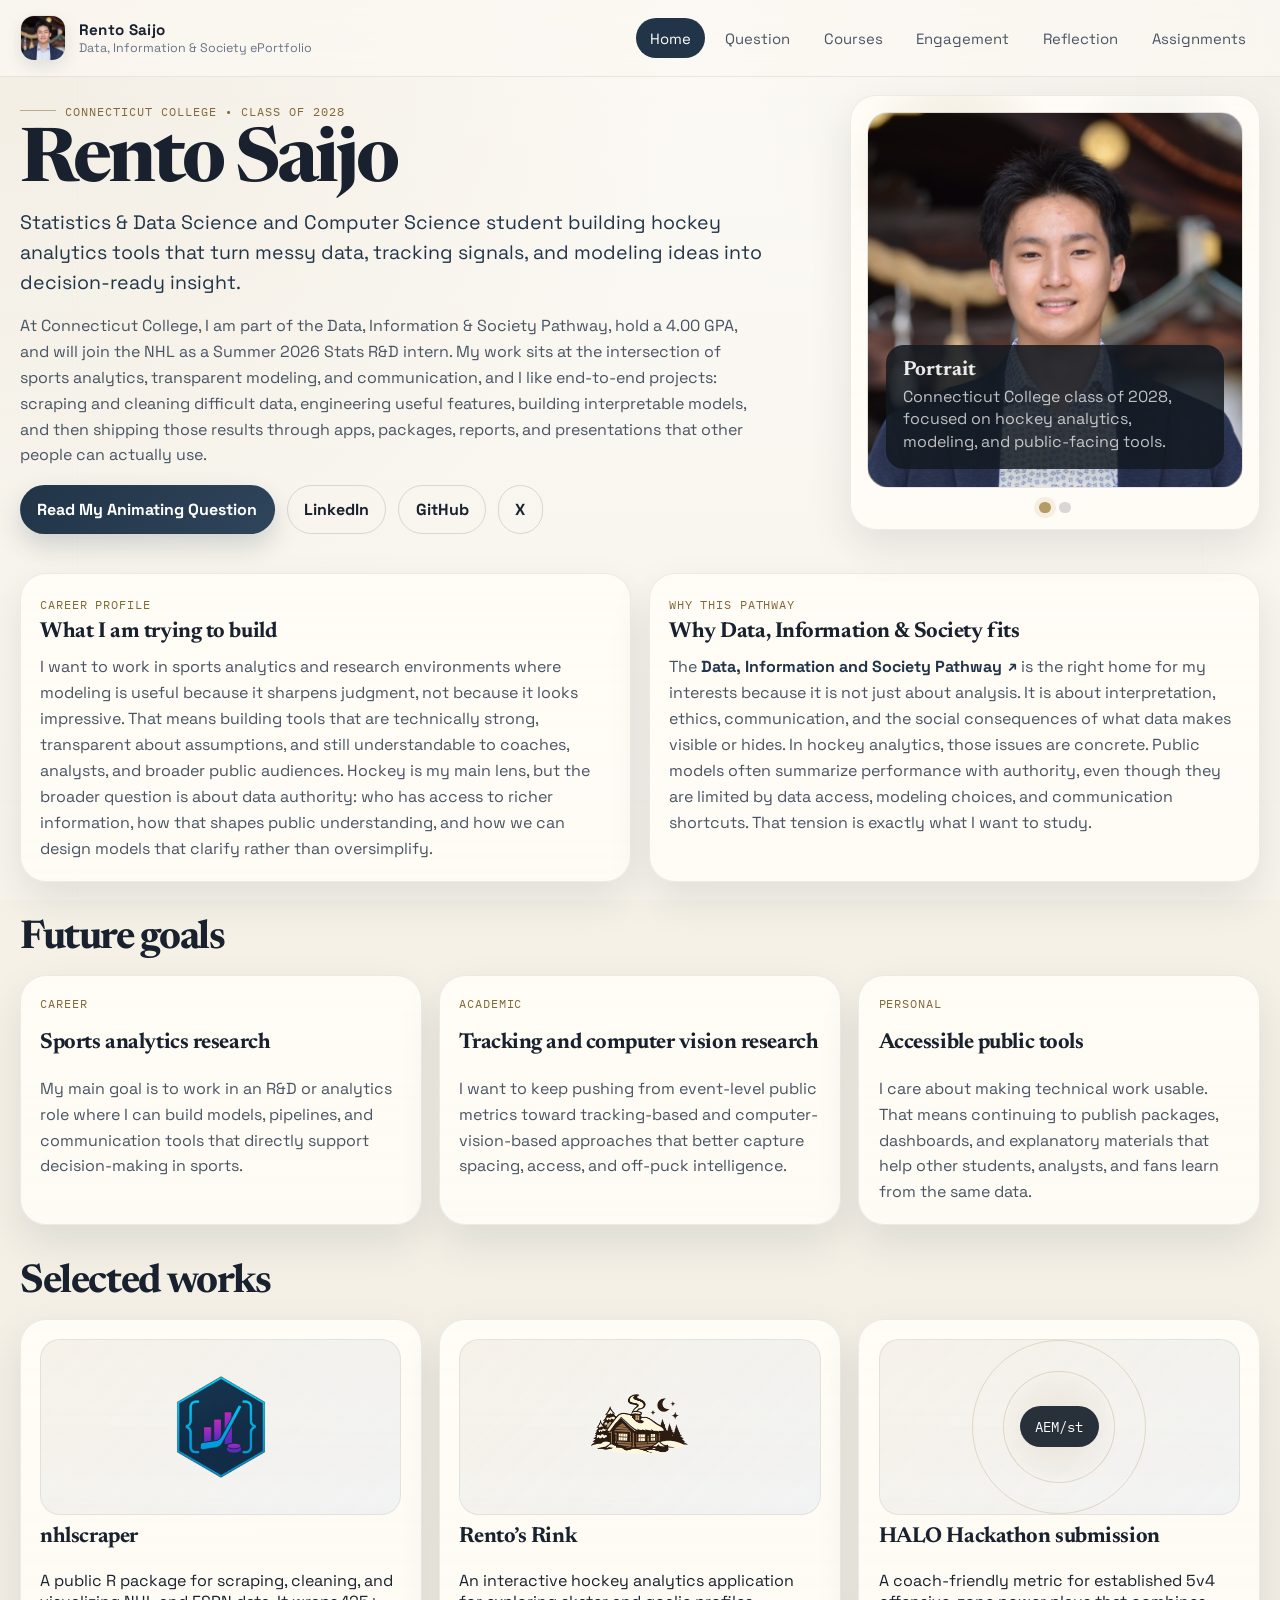
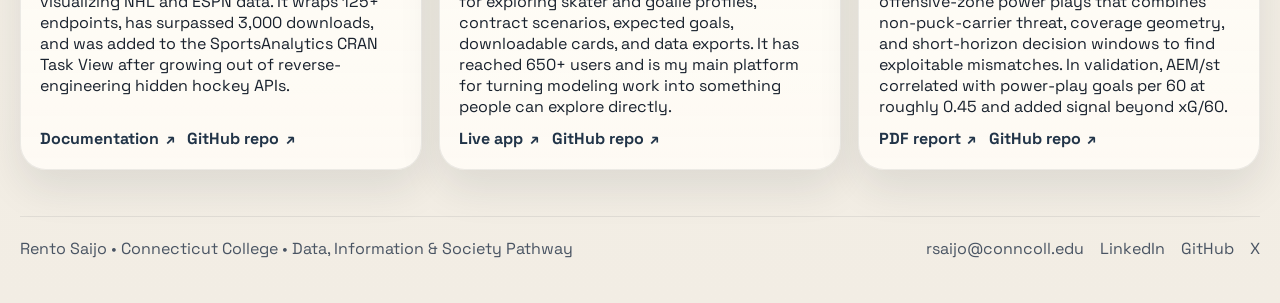
<file: index.html>
<!DOCTYPE html>
<html lang="en">
  <head>
    <meta charset="UTF-8" />
    <meta name="viewport" content="width=device-width, initial-scale=1.0" />
    <title>Rento Saijo | Data, Information &amp; Society ePortfolio</title>
    <meta
      name="description"
      content="Rento Saijo's Connecticut College Data, Information and Society Pathway ePortfolio."
    />
    <link rel="icon" type="image/png" href="assets/letter_raw.png" />
    <link rel="stylesheet" href="styles.css" />
    <script src="script.js" defer></script>
  </head>
  <body>
    <header class="site-header">
      <div class="shell">
        <a class="brand" href="index.html">
          <img class="brand-mark" src="assets/RentoSaijo_Background.jpeg" alt="Portrait of Rento Saijo" />
          <div class="brand-text">
            <p class="brand-title">Rento Saijo</p>
            <p class="brand-subtitle">Data, Information &amp; Society ePortfolio</p>
          </div>
        </a>
        <button class="nav-toggle" data-nav-toggle aria-expanded="false" aria-label="Open navigation">
          Menu
        </button>
        <nav class="site-nav" data-nav>
          <a class="active" href="index.html">Home</a>
          <a href="question.html">Question</a>
          <a href="courses.html">Courses</a>
          <a href="engagement.html">Engagement</a>
          <a href="reflection.html">Reflection</a>
          <a href="assignments.html">Assignments</a>
        </nav>
      </div>
    </header>

    <main class="shell">
      <section class="page-hero">
        <div class="hero-copy">
          <div class="eyebrow">Connecticut College • Class of 2028</div>
          <h1>Rento Saijo</h1>
          <p class="subhead">
            Statistics &amp; Data Science and Computer Science student building hockey analytics tools that turn messy data,
            tracking signals, and modeling ideas into decision-ready insight.
          </p>
          <p>
            At Connecticut College, I am part of the Data, Information &amp; Society Pathway, hold a 4.00 GPA, and will join the
            NHL as a Summer 2026 Stats R&amp;D intern. My work sits at the intersection of sports analytics, transparent
            modeling, and communication, and I like end-to-end projects: scraping and cleaning difficult data, engineering useful
            features, building interpretable models, and then shipping those results through apps, packages, reports, and
            presentations that other people can actually use.
          </p>
          <div class="button-row">
            <a class="button button-primary" href="question.html">Read My Animating Question</a>
            <a class="button button-ghost" href="https://www.linkedin.com/in/rentosaijo/" target="_blank" rel="noopener noreferrer">
              LinkedIn
            </a>
            <a class="button button-ghost" href="https://github.com/RentoSaijo" target="_blank" rel="noopener noreferrer">
              GitHub
            </a>
            <a class="button button-ghost" href="https://x.com/RentoSaijo" target="_blank" rel="noopener noreferrer">
              X
            </a>
          </div>
        </div>

        <div class="hero-visual">
          <div class="portrait-card">
            <div class="carousel" data-carousel>
              <div class="carousel-slide is-active" data-slide>
                <div class="portrait-frame photo">
                  <img src="assets/RentoSaijo_Background.jpeg" alt="Portrait of Rento Saijo" />
                  <div class="carousel-caption">
                    <strong>Portrait</strong>
                    <span>Connecticut College class of 2028, focused on hockey analytics, modeling, and public-facing tools.</span>
                  </div>
                </div>
              </div>
              <div class="carousel-slide" data-slide>
                <div class="portrait-frame nhl-post">
                  <img src="assets/RentoSaijo_NHL.jpg" alt="NHL joining announcement graphic" />
                  <div class="carousel-caption">
                    <strong>Summer 2026</strong>
                    <span>Joining the NHL as a Stats Research &amp; Development intern after being selected as 1 of 2 interns from 550+ applicants.</span>
                  </div>
                </div>
              </div>
              <div class="carousel-dots">
                <button class="carousel-dot is-active" type="button" data-dot aria-label="Show portrait slide" aria-pressed="true"></button>
                <button class="carousel-dot" type="button" data-dot aria-label="Show NHL slide" aria-pressed="false"></button>
              </div>
            </div>
          </div>
        </div>
      </section>

      <section class="grid-two section">
        <article class="feature-card">
          <span class="kicker">Career Profile</span>
          <h3>What I am trying to build</h3>
          <p>
            I want to work in sports analytics and research environments where modeling is useful because it sharpens judgment,
            not because it looks impressive. That means building tools that are technically strong, transparent about assumptions,
            and still understandable to coaches, analysts, and broader public audiences. Hockey is my main lens, but the broader
            question is about data authority: who has access to richer information, how that shapes public understanding, and how
            we can design models that clarify rather than oversimplify.
          </p>
        </article>

        <article class="feature-card">
          <span class="kicker">Why This Pathway</span>
          <h3>Why Data, Information &amp; Society fits</h3>
          <p>
            The <a class="text-link" href="https://www.conncoll.edu/academics/degree-requirements/connections/data-information-and-society/" target="_blank" rel="noopener noreferrer">Data, Information and Society Pathway</a>
            is the right home for my interests because it is not just about analysis. It is about interpretation, ethics,
            communication, and the social consequences of what data makes visible or hides. In hockey analytics, those issues are
            concrete. Public models often summarize performance with authority, even though they are limited by data access,
            modeling choices, and communication shortcuts. That tension is exactly what I want to study.
          </p>
        </article>
      </section>

      <section class="section">
        <div class="section-heading">
          <h2>Future goals</h2>
          <p>I want this pathway to connect my coursework, internships, and independent hockey projects into one coherent direction.</p>
        </div>
        <div class="card-grid">
          <article class="detail-card">
            <span class="kicker">Career</span>
            <h3>Sports analytics research</h3>
            <p>
              My main goal is to work in an R&amp;D or analytics role where I can build models, pipelines, and communication tools
              that directly support decision-making in sports.
            </p>
          </article>
          <article class="detail-card">
            <span class="kicker">Academic</span>
            <h3>Tracking and computer vision research</h3>
            <p>
              I want to keep pushing from event-level public metrics toward tracking-based and computer-vision-based approaches
              that better capture spacing, access, and off-puck intelligence.
            </p>
          </article>
          <article class="detail-card">
            <span class="kicker">Personal</span>
            <h3>Accessible public tools</h3>
            <p>
              I care about making technical work usable. That means continuing to publish packages, dashboards, and explanatory
              materials that help other students, analysts, and fans learn from the same data.
            </p>
          </article>
        </div>
      </section>

      <section class="section">
        <div class="section-heading">
          <h2>Selected works</h2>
          <p>
            These projects show the kind of work I want this portfolio to represent: public-facing tools, applied modeling, and
            research questions that connect technical design with real interpretation.
          </p>
        </div>
        <div class="card-grid">
          <article class="project-card">
            <div class="project-visual logo">
              <img src="assets/nhlscraper.png" alt="nhlscraper logo" />
            </div>
            <h3>nhlscraper</h3>
            <p>
              A public R package for scraping, cleaning, and visualizing NHL and ESPN data. It wraps 125+ endpoints, has
              surpassed 3,000 downloads, and was added to the SportsAnalytics CRAN Task View after growing out of
              reverse-engineering hidden hockey APIs.
            </p>
            <div class="project-links">
              <a class="text-link" href="https://rentosaijo.github.io/nhlscraper/" target="_blank" rel="noopener noreferrer">Documentation</a>
              <a class="text-link" href="https://github.com/RentoSaijo/nhlscraper" target="_blank" rel="noopener noreferrer">GitHub repo</a>
            </div>
          </article>

          <article class="project-card">
            <div class="project-visual slim-logo">
              <img src="assets/Logo_Slim.png" alt="Rento's Rink logo" />
            </div>
            <h3>Rento&rsquo;s Rink</h3>
            <p>
              An interactive hockey analytics application for exploring skater and goalie profiles, contract scenarios, expected
              goals, downloadable cards, and data exports. It has reached 650+ users and is my main platform for turning
              modeling work into something people can explore directly.
            </p>
            <div class="project-links">
              <a class="text-link" href="https://rentosrink.streamlit.app" target="_blank" rel="noopener noreferrer">Live app</a>
              <a class="text-link" href="https://github.com/RentoSaijo/rentosrink" target="_blank" rel="noopener noreferrer">GitHub repo</a>
            </div>
          </article>

          <article class="project-card">
            <div class="project-visual halo">
              <span>AEM/st</span>
            </div>
            <h3>HALO Hackathon submission</h3>
            <p>
              A coach-friendly metric for established 5v4 offensive-zone power plays that combines non-puck-carrier threat,
              coverage geometry, and short-horizon decision windows to find exploitable mismatches. In validation, AEM/st
              correlated with power-play goals per 60 at roughly 0.45 and added signal beyond xG/60.
            </p>
            <div class="project-links">
              <a class="text-link" href="https://github.com/RentoSaijo/HALO2026/blob/main/RentoSaijo_HALO_Hackathon_2026_Report.pdf" target="_blank" rel="noopener noreferrer">PDF report</a>
              <a class="text-link" href="https://github.com/RentoSaijo/HALO2026" target="_blank" rel="noopener noreferrer">GitHub repo</a>
            </div>
          </article>
        </div>
      </section>

      <footer class="footer">
        <div class="footer-inner">
          <p>Rento Saijo • Connecticut College • Data, Information &amp; Society Pathway</p>
          <div class="footer-links">
            <a href="mailto:rsaijo@conncoll.edu">rsaijo@conncoll.edu</a>
            <a href="https://www.linkedin.com/in/rentosaijo/" target="_blank" rel="noopener noreferrer">LinkedIn</a>
            <a href="https://github.com/RentoSaijo" target="_blank" rel="noopener noreferrer">GitHub</a>
            <a href="https://x.com/RentoSaijo" target="_blank" rel="noopener noreferrer">X</a>
          </div>
        </div>
      </footer>
    </main>
  </body>
</html>
</file>
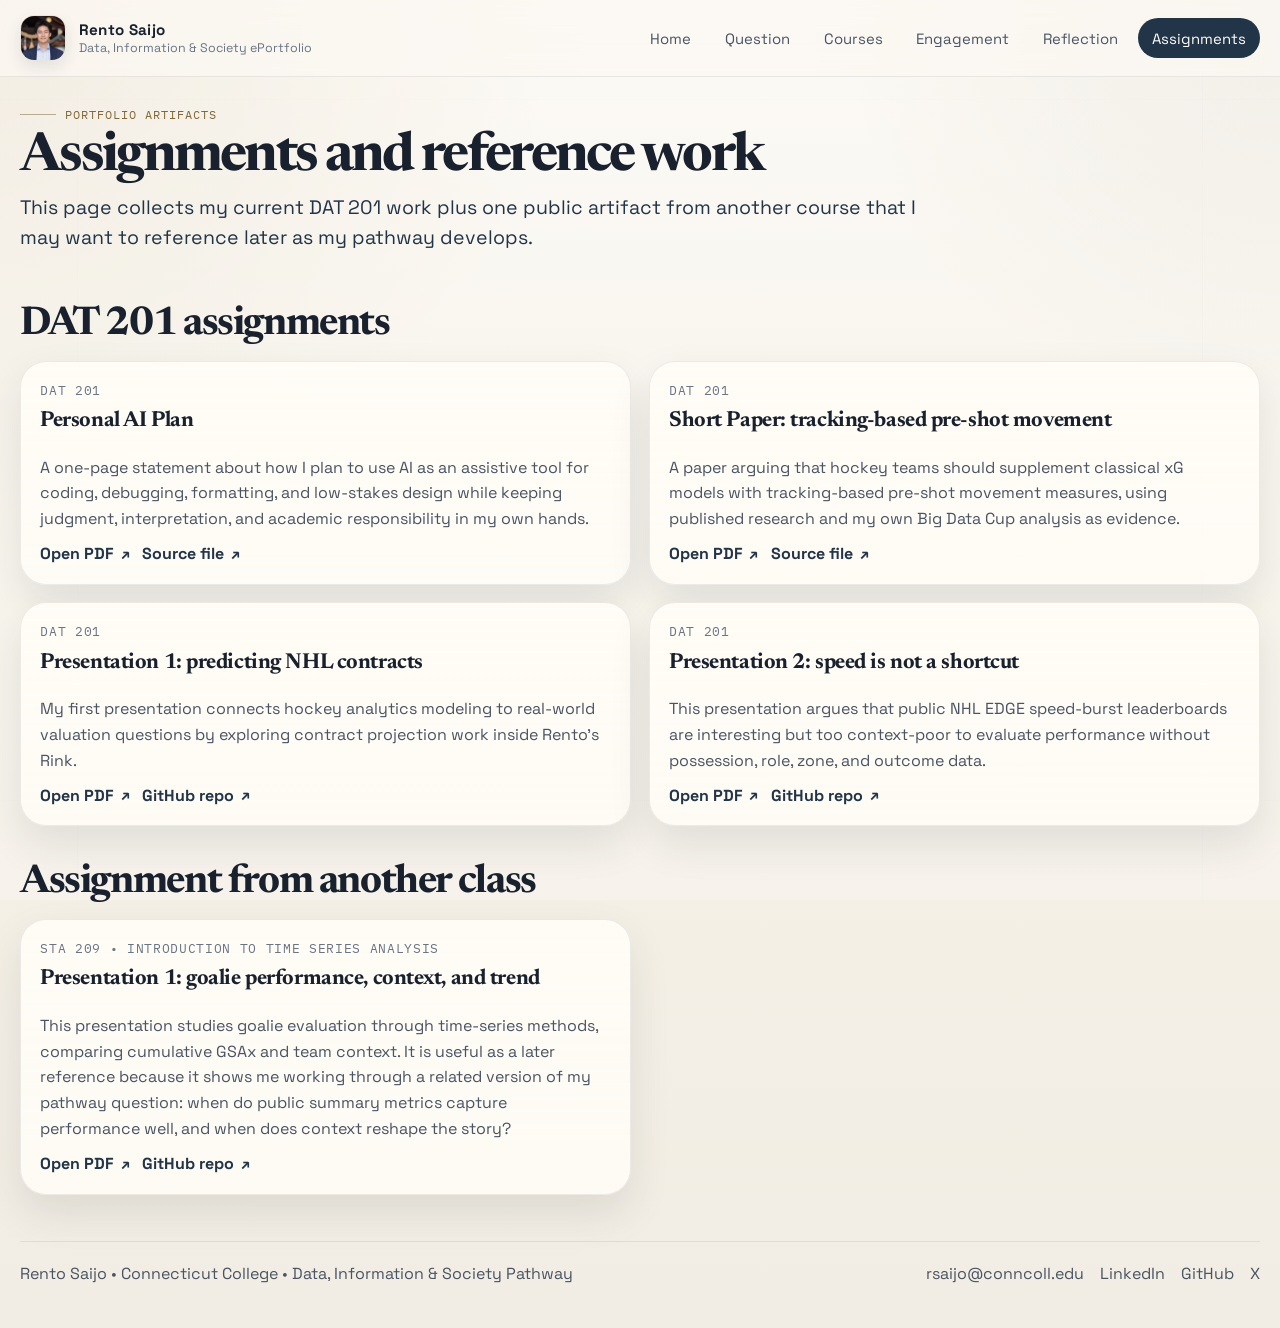
<file: assignments.html>
<!DOCTYPE html>
<html lang="en">
  <head>
    <meta charset="UTF-8" />
    <meta name="viewport" content="width=device-width, initial-scale=1.0" />
    <title>Assignments | Rento Saijo</title>
    <meta name="description" content="Assignments for Rento Saijo's Data, Information and Society ePortfolio." />
    <link rel="icon" type="image/png" href="assets/letter_raw.png" />
    <link rel="stylesheet" href="styles.css" />
    <script src="script.js" defer></script>
  </head>
  <body>
    <header class="site-header">
      <div class="shell">
        <a class="brand" href="index.html">
          <img class="brand-mark" src="assets/RentoSaijo_Background.jpeg" alt="Portrait of Rento Saijo" />
          <div class="brand-text">
            <p class="brand-title">Rento Saijo</p>
            <p class="brand-subtitle">Data, Information &amp; Society ePortfolio</p>
          </div>
        </a>
        <button class="nav-toggle" data-nav-toggle aria-expanded="false" aria-label="Open navigation">
          Menu
        </button>
        <nav class="site-nav" data-nav>
          <a href="index.html">Home</a>
          <a href="question.html">Question</a>
          <a href="courses.html">Courses</a>
          <a href="engagement.html">Engagement</a>
          <a href="reflection.html">Reflection</a>
          <a class="active" href="assignments.html">Assignments</a>
        </nav>
      </div>
    </header>

    <main class="shell">
      <section class="content-hero">
        <div>
          <div class="eyebrow">Portfolio Artifacts</div>
          <h1>Assignments and reference work</h1>
          <p class="subhead">
            This page collects my current DAT 201 work plus one public artifact from another course that I may want to reference
            later as my pathway develops.
          </p>
        </div>
      </section>

      <section class="section">
        <div class="section-heading">
          <h2>DAT 201 assignments</h2>
          <p>The core pathway materials are already beginning to define the themes of data, ethics, interpretation, and modeling.</p>
        </div>
        <div class="assignment-grid dat201-grid">
          <article class="assignment-card">
            <span class="course-number">DAT 201</span>
            <h3>Personal AI Plan</h3>
            <p>
              A one-page statement about how I plan to use AI as an assistive tool for coding, debugging, formatting, and
              low-stakes design while keeping judgment, interpretation, and academic responsibility in my own hands.
            </p>
            <div class="assignment-links">
              <a class="text-link" href="Plan.pdf" target="_blank" rel="noopener noreferrer">Open PDF</a>
              <a class="text-link" href="Plan.tex" target="_blank" rel="noopener noreferrer">Source file</a>
            </div>
          </article>

          <article class="assignment-card">
            <span class="course-number">DAT 201</span>
            <h3>Short Paper: tracking-based pre-shot movement</h3>
            <p>
              A paper arguing that hockey teams should supplement classical xG models with tracking-based pre-shot movement
              measures, using published research and my own Big Data Cup analysis as evidence.
            </p>
            <div class="assignment-links">
              <a class="text-link" href="Paper.pdf" target="_blank" rel="noopener noreferrer">Open PDF</a>
              <a class="text-link" href="Paper.Rmd" target="_blank" rel="noopener noreferrer">Source file</a>
            </div>
          </article>

          <article class="assignment-card">
            <span class="course-number">DAT 201</span>
            <h3>Presentation 1: predicting NHL contracts</h3>
            <p>
              My first presentation connects hockey analytics modeling to real-world valuation questions by exploring contract
              projection work inside Rento&rsquo;s Rink.
            </p>
            <div class="assignment-links">
              <a class="text-link" href="Presentation1.pdf" target="_blank" rel="noopener noreferrer">Open PDF</a>
              <a class="text-link" href="https://github.com/RentoSaijo/rentosrink" target="_blank" rel="noopener noreferrer">GitHub repo</a>
            </div>
          </article>

          <article class="assignment-card">
            <span class="course-number">DAT 201</span>
            <h3>Presentation 2: speed is not a shortcut</h3>
            <p>
              This presentation argues that public NHL EDGE speed-burst leaderboards are interesting but too context-poor to
              evaluate performance without possession, role, zone, and outcome data.
            </p>
            <div class="assignment-links">
              <a class="text-link" href="Presentation2.pdf" target="_blank" rel="noopener noreferrer">Open PDF</a>
              <a class="text-link" href="https://github.com/RentoSaijo/DAT201" target="_blank" rel="noopener noreferrer">GitHub repo</a>
            </div>
          </article>
        </div>
      </section>

      <section class="section">
        <div class="section-heading">
          <h2>Assignment from another class</h2>
          <p>
            I chose a public artifact from <a class="text-link" href="https://github.com/RentoSaijo/STA209" target="_blank" rel="noopener noreferrer">STA 209</a>
            because it is recent, polished, publicly viewable, and connected to the same larger question of how performance
            should be evaluated.
          </p>
        </div>
        <div class="detail-grid">
          <article class="detail-card">
            <span class="course-number">STA 209 • Introduction to Time Series Analysis</span>
            <h3>Presentation 1: goalie performance, context, and trend</h3>
            <p>
              This presentation studies goalie evaluation through time-series methods, comparing cumulative GSAx and team context.
              It is useful as a later reference because it shows me working through a related version of my pathway question: when
              do public summary metrics capture performance well, and when does context reshape the story?
            </p>
            <div class="assignment-links">
              <a class="text-link" href="https://github.com/RentoSaijo/STA209/blob/main/Presentation1.pdf" target="_blank" rel="noopener noreferrer">Open PDF</a>
              <a class="text-link" href="https://github.com/RentoSaijo/STA209" target="_blank" rel="noopener noreferrer">GitHub repo</a>
            </div>
          </article>
        </div>
      </section>

      <footer class="footer">
        <div class="footer-inner">
          <p>Rento Saijo • Connecticut College • Data, Information &amp; Society Pathway</p>
          <div class="footer-links">
            <a href="mailto:rsaijo@conncoll.edu">rsaijo@conncoll.edu</a>
            <a href="https://www.linkedin.com/in/rentosaijo/" target="_blank" rel="noopener noreferrer">LinkedIn</a>
            <a href="https://github.com/RentoSaijo" target="_blank" rel="noopener noreferrer">GitHub</a>
            <a href="https://x.com/RentoSaijo" target="_blank" rel="noopener noreferrer">X</a>
          </div>
        </div>
      </footer>
    </main>
  </body>
</html>
</file>
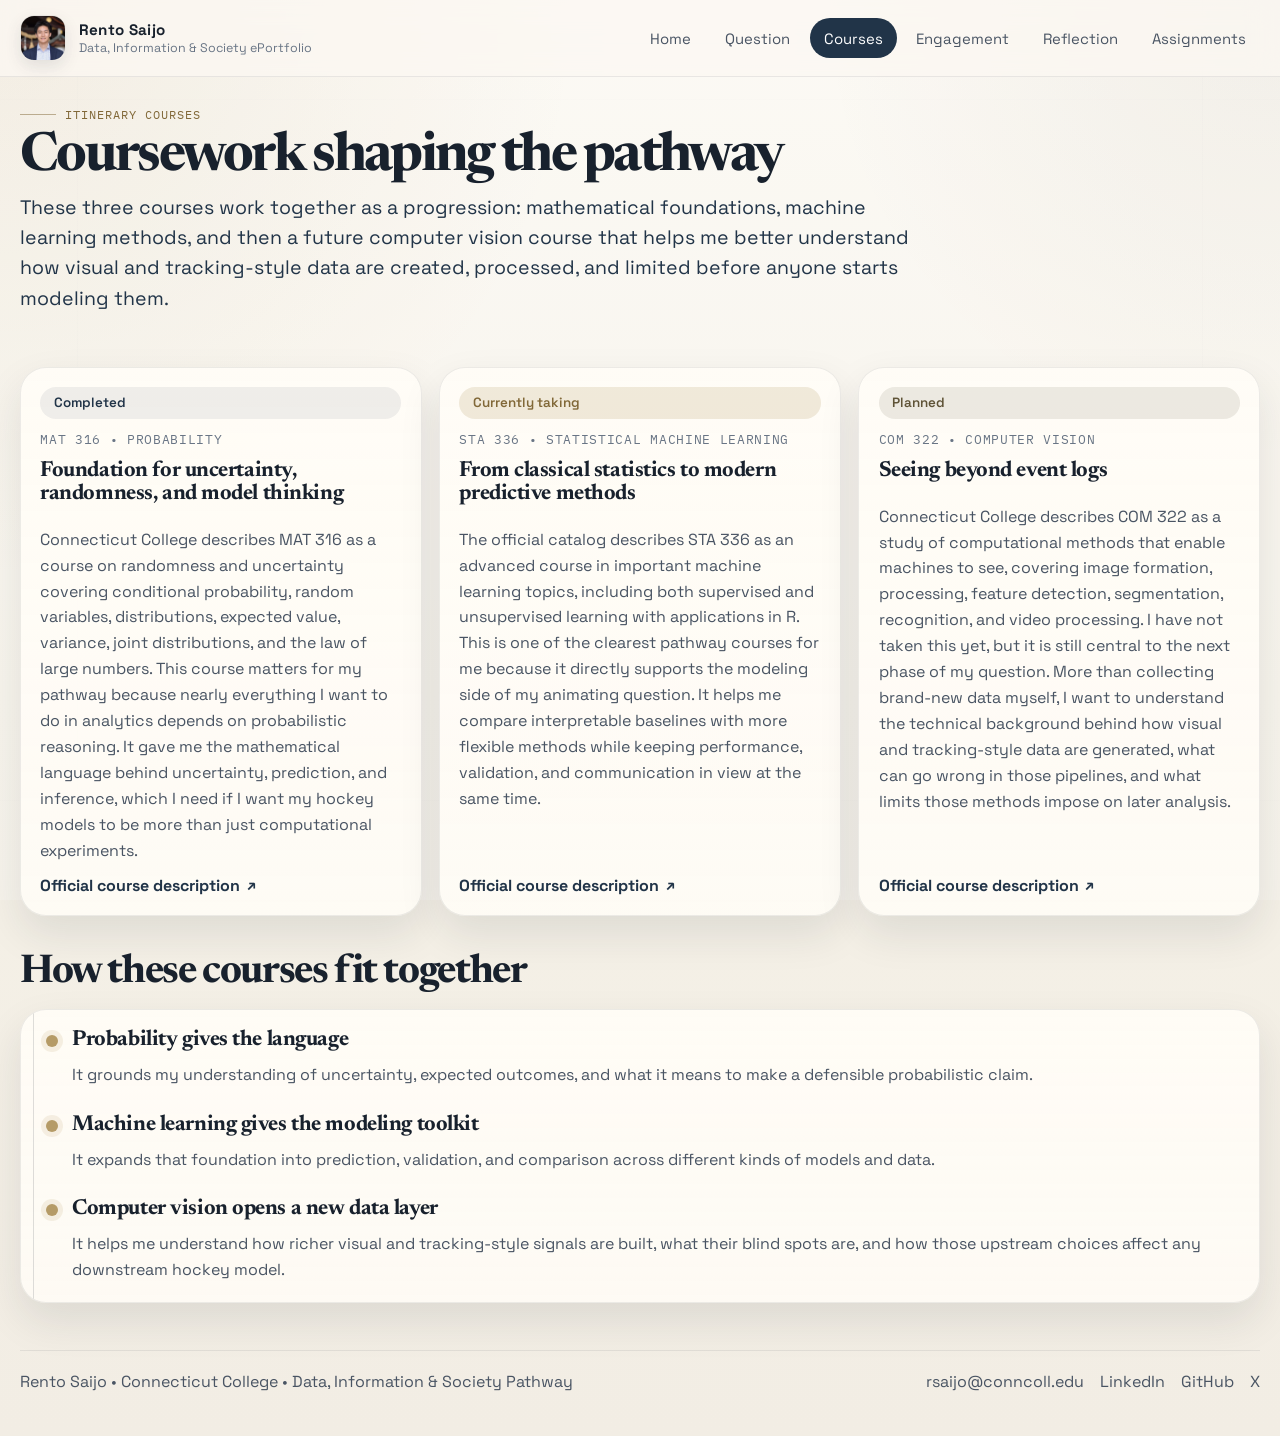
<file: courses.html>
<!DOCTYPE html>
<html lang="en">
  <head>
    <meta charset="UTF-8" />
    <meta name="viewport" content="width=device-width, initial-scale=1.0" />
    <title>Courses | Rento Saijo</title>
    <meta name="description" content="Pathway courses for Rento Saijo's Data, Information and Society ePortfolio." />
    <link rel="icon" type="image/png" href="assets/letter_raw.png" />
    <link rel="stylesheet" href="styles.css" />
    <script src="script.js" defer></script>
  </head>
  <body>
    <header class="site-header">
      <div class="shell">
        <a class="brand" href="index.html">
          <img class="brand-mark" src="assets/RentoSaijo_Background.jpeg" alt="Portrait of Rento Saijo" />
          <div class="brand-text">
            <p class="brand-title">Rento Saijo</p>
            <p class="brand-subtitle">Data, Information &amp; Society ePortfolio</p>
          </div>
        </a>
        <button class="nav-toggle" data-nav-toggle aria-expanded="false" aria-label="Open navigation">
          Menu
        </button>
        <nav class="site-nav" data-nav>
          <a href="index.html">Home</a>
          <a href="question.html">Question</a>
          <a class="active" href="courses.html">Courses</a>
          <a href="engagement.html">Engagement</a>
          <a href="reflection.html">Reflection</a>
          <a href="assignments.html">Assignments</a>
        </nav>
      </div>
    </header>

    <main class="shell">
      <section class="content-hero">
        <div>
          <div class="eyebrow">Itinerary Courses</div>
          <h1>Coursework shaping the pathway</h1>
          <p class="subhead">
            These three courses work together as a progression: mathematical foundations, machine learning methods, and then a
            future computer vision course that helps me better understand how visual and tracking-style data are created,
            processed, and limited before anyone starts modeling them.
          </p>
        </div>
      </section>

      <section class="course-grid section">
        <article class="course-card">
          <span class="status-pill">Completed</span>
          <span class="course-number">MAT 316 • Probability</span>
          <h3>Foundation for uncertainty, randomness, and model thinking</h3>
          <p>
            Connecticut College describes MAT 316 as a course on randomness and uncertainty covering conditional probability,
            random variables, distributions, expected value, variance, joint distributions, and the law of large numbers.
            This course matters for my pathway because nearly everything I want to do in analytics depends on probabilistic
            reasoning. It gave me the mathematical language behind uncertainty, prediction, and inference, which I need if I want
            my hockey models to be more than just computational experiments.
          </p>
          <a class="text-link desc-link" href="https://conncoll.smartcatalogiq.com/en/2022-2023/catalog/courses/mat-mathematics/300/mat-316" target="_blank" rel="noopener noreferrer">Official course description</a>
        </article>

        <article class="course-card">
          <span class="status-pill current">Currently taking</span>
          <span class="course-number">STA 336 • Statistical Machine Learning</span>
          <h3>From classical statistics to modern predictive methods</h3>
          <p>
            The official catalog describes STA 336 as an advanced course in important machine learning topics, including both
            supervised and unsupervised learning with applications in R.
            This is one of the clearest pathway courses for me because it directly supports the modeling side of my animating
            question. It helps me compare interpretable baselines with more flexible methods while keeping performance,
            validation, and communication in view at the same time.
          </p>
          <a class="text-link desc-link" href="https://conncoll.smartcatalogiq.com/en/2022-2023/catalog/courses/sta-statistics/300/sta-336" target="_blank" rel="noopener noreferrer">Official course description</a>
        </article>

        <article class="course-card">
          <span class="status-pill future">Planned</span>
          <span class="course-number">COM 322 • Computer Vision</span>
          <h3>Seeing beyond event logs</h3>
          <p>
            Connecticut College describes COM 322 as a study of computational methods that enable machines to see, covering image
            formation, processing, feature detection, segmentation, recognition, and video processing.
            I have not taken this yet, but it is still central to the next phase of my question. More than collecting brand-new
            data myself, I want to understand the technical background behind how visual and tracking-style data are generated,
            what can go wrong in those pipelines, and what limits those methods impose on later analysis.
          </p>
          <a class="text-link desc-link" href="https://conncoll.smartcatalogiq.com/en/2022-2023/catalog/courses/com-computer-science/300/com-322" target="_blank" rel="noopener noreferrer">Official course description</a>
        </article>
      </section>

      <section class="section">
        <div class="section-heading">
          <h2>How these courses fit together</h2>
          <p>The value of the itinerary is in the sequence, not just the individual classes.</p>
        </div>
        <div class="timeline timeline-card">
          <div class="timeline-item">
            <h3>Probability gives the language</h3>
            <p>
              It grounds my understanding of uncertainty, expected outcomes, and what it means to make a defensible probabilistic
              claim.
            </p>
          </div>
          <div class="timeline-item">
            <h3>Machine learning gives the modeling toolkit</h3>
            <p>
              It expands that foundation into prediction, validation, and comparison across different kinds of models and data.
            </p>
          </div>
          <div class="timeline-item">
            <h3>Computer vision opens a new data layer</h3>
            <p>
              It helps me understand how richer visual and tracking-style signals are built, what their blind spots are, and how
              those upstream choices affect any downstream hockey model.
            </p>
          </div>
        </div>
      </section>

      <footer class="footer">
        <div class="footer-inner">
          <p>Rento Saijo • Connecticut College • Data, Information &amp; Society Pathway</p>
          <div class="footer-links">
            <a href="mailto:rsaijo@conncoll.edu">rsaijo@conncoll.edu</a>
            <a href="https://www.linkedin.com/in/rentosaijo/" target="_blank" rel="noopener noreferrer">LinkedIn</a>
            <a href="https://github.com/RentoSaijo" target="_blank" rel="noopener noreferrer">GitHub</a>
            <a href="https://x.com/RentoSaijo" target="_blank" rel="noopener noreferrer">X</a>
          </div>
        </div>
      </footer>
    </main>
  </body>
</html>
</file>
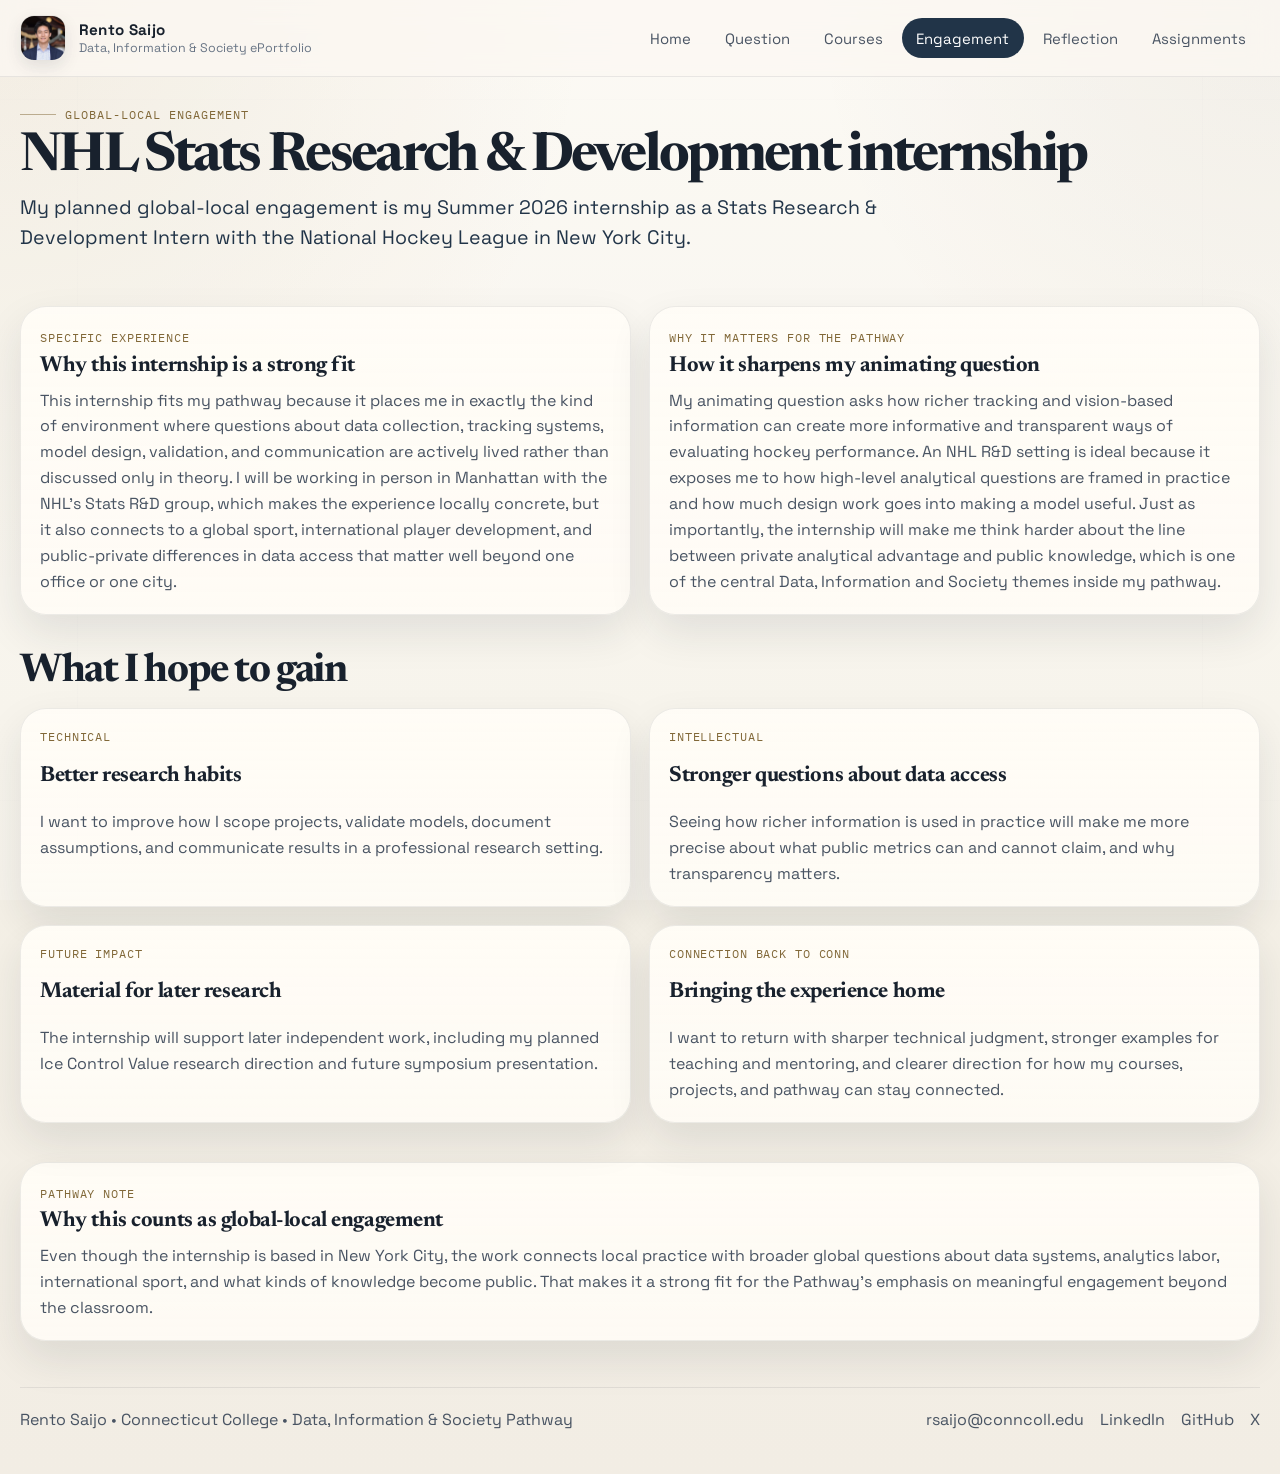
<file: engagement.html>
<!DOCTYPE html>
<html lang="en">
  <head>
    <meta charset="UTF-8" />
    <meta name="viewport" content="width=device-width, initial-scale=1.0" />
    <title>Engagement | Rento Saijo</title>
    <meta name="description" content="Global-local engagement plans for Rento Saijo's Data, Information and Society ePortfolio." />
    <link rel="icon" type="image/png" href="assets/letter_raw.png" />
    <link rel="stylesheet" href="styles.css" />
    <script src="script.js" defer></script>
  </head>
  <body>
    <header class="site-header">
      <div class="shell">
        <a class="brand" href="index.html">
          <img class="brand-mark" src="assets/RentoSaijo_Background.jpeg" alt="Portrait of Rento Saijo" />
          <div class="brand-text">
            <p class="brand-title">Rento Saijo</p>
            <p class="brand-subtitle">Data, Information &amp; Society ePortfolio</p>
          </div>
        </a>
        <button class="nav-toggle" data-nav-toggle aria-expanded="false" aria-label="Open navigation">
          Menu
        </button>
        <nav class="site-nav" data-nav>
          <a href="index.html">Home</a>
          <a href="question.html">Question</a>
          <a href="courses.html">Courses</a>
          <a class="active" href="engagement.html">Engagement</a>
          <a href="reflection.html">Reflection</a>
          <a href="assignments.html">Assignments</a>
        </nav>
      </div>
    </header>

    <main class="shell">
      <section class="content-hero">
        <div>
          <div class="eyebrow">Global-Local Engagement</div>
          <h1>NHL Stats Research &amp; Development internship</h1>
          <p class="subhead">
            My planned global-local engagement is my Summer 2026 internship as a Stats Research &amp; Development Intern with the
            National Hockey League in New York City.
          </p>
        </div>
      </section>

      <section class="grid-two section">
        <article class="feature-card">
          <span class="kicker">Specific experience</span>
          <h3>Why this internship is a strong fit</h3>
          <p>
            This internship fits my pathway because it places me in exactly the kind of environment where questions about data
            collection, tracking systems, model design, validation, and communication are actively lived rather than discussed
            only in theory. I will be working in person in Manhattan with the NHL&rsquo;s Stats R&amp;D group, which makes the
            experience locally concrete, but it also connects to a global sport, international player development, and
            public-private differences in data access that matter well beyond one office or one city.
          </p>
        </article>

        <article class="feature-card">
          <span class="kicker">Why it matters for the pathway</span>
          <h3>How it sharpens my animating question</h3>
          <p>
            My animating question asks how richer tracking and vision-based information can create more informative and
            transparent ways of evaluating hockey performance. An NHL R&amp;D setting is ideal because it exposes me to how
            high-level analytical questions are framed in practice and how much design work goes into making a model useful.
            Just as importantly, the internship will make me think harder about the line between private analytical advantage and
            public knowledge, which is one of the central Data, Information and Society themes inside my pathway.
          </p>
        </article>
      </section>

      <section class="section">
        <div class="section-heading">
          <h2>What I hope to gain</h2>
          <p>This engagement is not separate from the pathway. It is where the pathway becomes real.</p>
        </div>
        <div class="detail-grid">
          <article class="detail-card">
            <span class="kicker">Technical</span>
            <h3>Better research habits</h3>
            <p>
              I want to improve how I scope projects, validate models, document assumptions, and communicate results in a
              professional research setting.
            </p>
          </article>
          <article class="detail-card">
            <span class="kicker">Intellectual</span>
            <h3>Stronger questions about data access</h3>
            <p>
              Seeing how richer information is used in practice will make me more precise about what public metrics can and cannot
              claim, and why transparency matters.
            </p>
          </article>
          <article class="detail-card">
            <span class="kicker">Future impact</span>
            <h3>Material for later research</h3>
            <p>
              The internship will support later independent work, including my planned Ice Control Value research direction and
              future symposium presentation.
            </p>
          </article>
          <article class="detail-card">
            <span class="kicker">Connection back to Conn</span>
            <h3>Bringing the experience home</h3>
            <p>
              I want to return with sharper technical judgment, stronger examples for teaching and mentoring, and clearer
              direction for how my courses, projects, and pathway can stay connected.
            </p>
          </article>
        </div>
      </section>

      <section class="section">
        <div class="note-card">
          <span class="kicker">Pathway note</span>
          <h3>Why this counts as global-local engagement</h3>
          <p>
            Even though the internship is based in New York City, the work connects local practice with broader global questions
            about data systems, analytics labor, international sport, and what kinds of knowledge become public. That makes it a
            strong fit for the Pathway&rsquo;s emphasis on meaningful engagement beyond the classroom.
          </p>
        </div>
      </section>

      <footer class="footer">
        <div class="footer-inner">
          <p>Rento Saijo • Connecticut College • Data, Information &amp; Society Pathway</p>
          <div class="footer-links">
            <a href="mailto:rsaijo@conncoll.edu">rsaijo@conncoll.edu</a>
            <a href="https://www.linkedin.com/in/rentosaijo/" target="_blank" rel="noopener noreferrer">LinkedIn</a>
            <a href="https://github.com/RentoSaijo" target="_blank" rel="noopener noreferrer">GitHub</a>
            <a href="https://x.com/RentoSaijo" target="_blank" rel="noopener noreferrer">X</a>
          </div>
        </div>
      </footer>
    </main>
  </body>
</html>
</file>
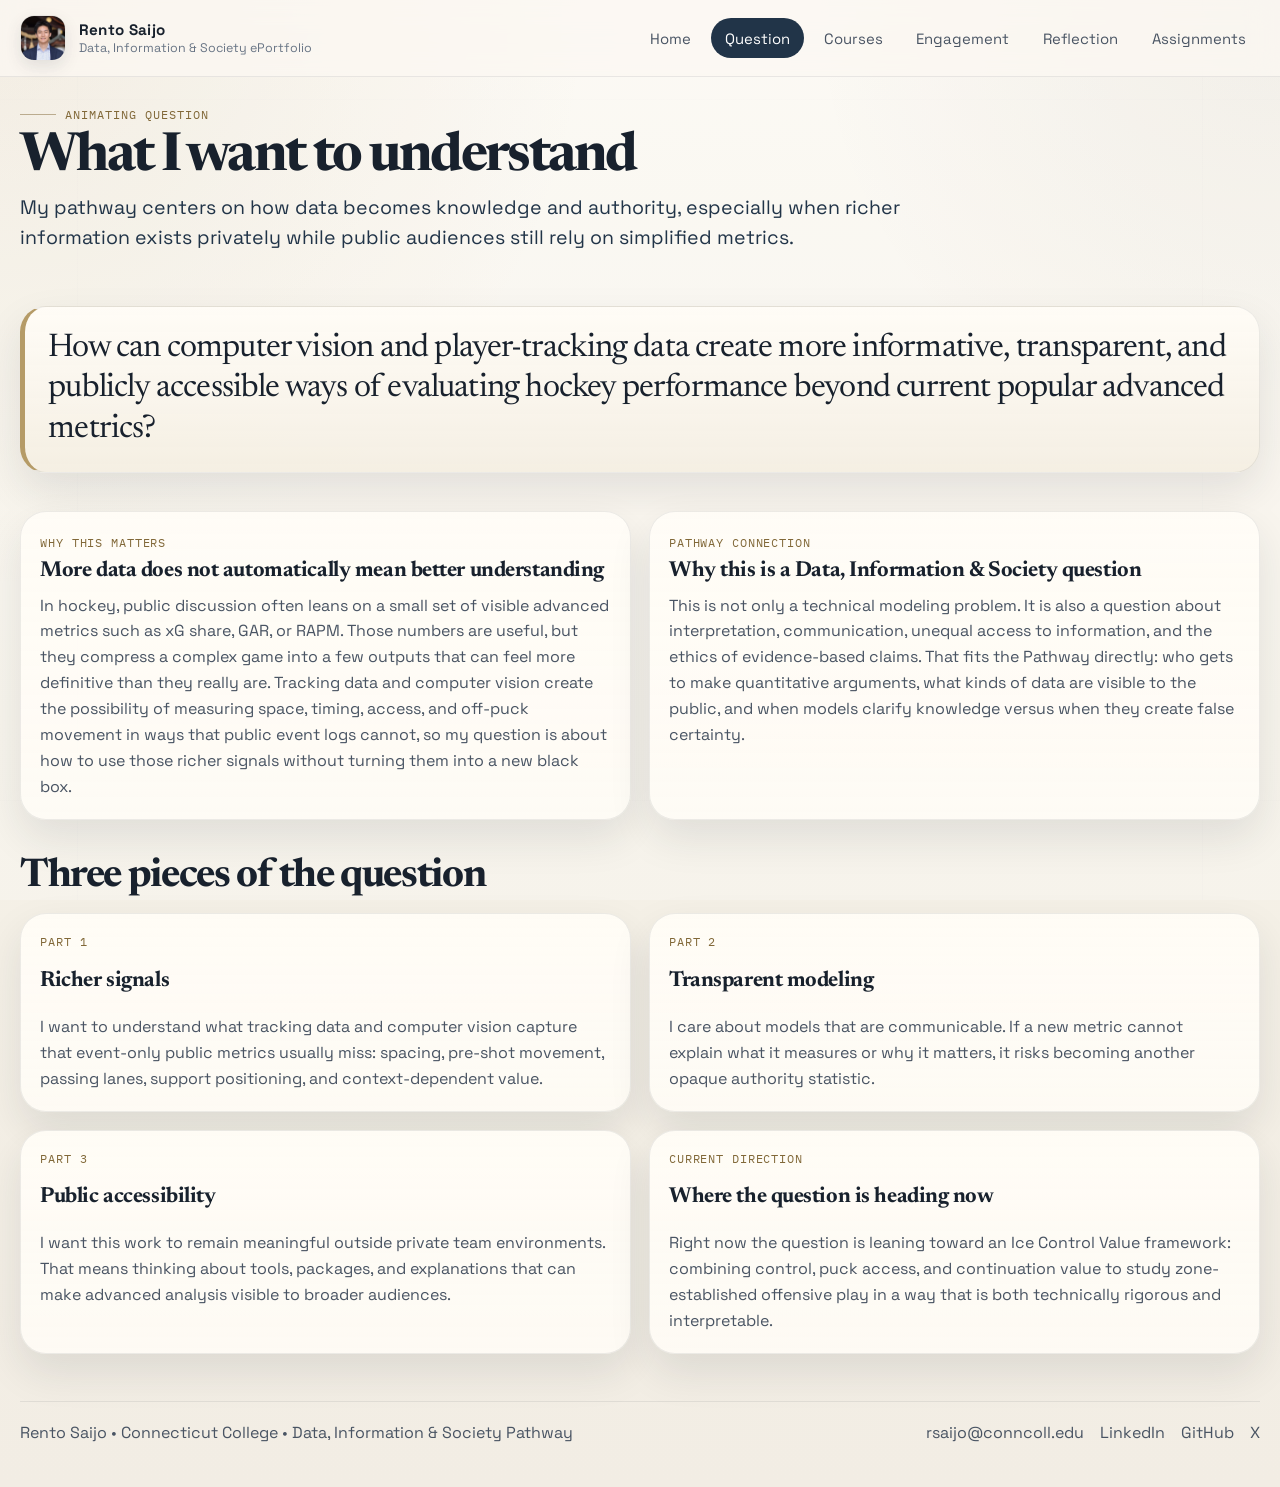
<file: question.html>
<!DOCTYPE html>
<html lang="en">
  <head>
    <meta charset="UTF-8" />
    <meta name="viewport" content="width=device-width, initial-scale=1.0" />
    <title>Animating Question | Rento Saijo</title>
    <meta name="description" content="Animating question for Rento Saijo's Data, Information and Society Pathway." />
    <link rel="icon" type="image/png" href="assets/letter_raw.png" />
    <link rel="stylesheet" href="styles.css" />
    <script src="script.js" defer></script>
  </head>
  <body>
    <header class="site-header">
      <div class="shell">
        <a class="brand" href="index.html">
          <img class="brand-mark" src="assets/RentoSaijo_Background.jpeg" alt="Portrait of Rento Saijo" />
          <div class="brand-text">
            <p class="brand-title">Rento Saijo</p>
            <p class="brand-subtitle">Data, Information &amp; Society ePortfolio</p>
          </div>
        </a>
        <button class="nav-toggle" data-nav-toggle aria-expanded="false" aria-label="Open navigation">
          Menu
        </button>
        <nav class="site-nav" data-nav>
          <a href="index.html">Home</a>
          <a class="active" href="question.html">Question</a>
          <a href="courses.html">Courses</a>
          <a href="engagement.html">Engagement</a>
          <a href="reflection.html">Reflection</a>
          <a href="assignments.html">Assignments</a>
        </nav>
      </div>
    </header>

    <main class="shell">
      <section class="content-hero">
        <div>
          <div class="eyebrow">Animating Question</div>
          <h1>What I want to understand</h1>
          <p class="subhead">
            My pathway centers on how data becomes knowledge and authority, especially when richer information exists privately
            while public audiences still rely on simplified metrics.
          </p>
        </div>
      </section>

      <section class="section">
        <div class="question-panel">
          <p>
            How can computer vision and player-tracking data create more informative, transparent, and publicly accessible ways
            of evaluating hockey performance beyond current popular advanced metrics?
          </p>
        </div>
      </section>

      <section class="grid-two section">
        <article class="feature-card">
          <span class="kicker">Why this matters</span>
          <h3>More data does not automatically mean better understanding</h3>
          <p>
            In hockey, public discussion often leans on a small set of visible advanced metrics such as xG share, GAR, or RAPM.
            Those numbers are useful, but they compress a complex game into a few outputs that can feel more definitive than they
            really are. Tracking data and computer vision create the possibility of measuring space, timing, access, and
            off-puck movement in ways that public event logs cannot, so my question is about how to use those richer signals
            without turning them into a new black box.
          </p>
        </article>

        <article class="feature-card">
          <span class="kicker">Pathway connection</span>
          <h3>Why this is a Data, Information &amp; Society question</h3>
          <p>
            This is not only a technical modeling problem. It is also a question about interpretation, communication, unequal
            access to information, and the ethics of evidence-based claims. That fits the Pathway directly: who gets to make
            quantitative arguments, what kinds of data are visible to the public, and when models clarify knowledge versus when
            they create false certainty.
          </p>
        </article>
      </section>

      <section class="section">
        <div class="section-heading">
          <h2>Three pieces of the question</h2>
          <p>The question is broad on purpose, but I currently see three linked parts inside it.</p>
        </div>
        <div class="detail-grid">
          <article class="detail-card">
            <span class="kicker">Part 1</span>
            <h3>Richer signals</h3>
            <p>
              I want to understand what tracking data and computer vision capture that event-only public metrics usually miss:
              spacing, pre-shot movement, passing lanes, support positioning, and context-dependent value.
            </p>
          </article>
          <article class="detail-card">
            <span class="kicker">Part 2</span>
            <h3>Transparent modeling</h3>
            <p>
              I care about models that are communicable. If a new metric cannot explain what it measures or why it matters, it
              risks becoming another opaque authority statistic.
            </p>
          </article>
          <article class="detail-card">
            <span class="kicker">Part 3</span>
            <h3>Public accessibility</h3>
            <p>
              I want this work to remain meaningful outside private team environments. That means thinking about tools, packages,
              and explanations that can make advanced analysis visible to broader audiences.
            </p>
          </article>
          <article class="detail-card">
            <span class="kicker">Current direction</span>
            <h3>Where the question is heading now</h3>
            <p>
              Right now the question is leaning toward an Ice Control Value framework: combining control, puck access, and
              continuation value to study zone-established offensive play in a way that is both technically rigorous and
              interpretable.
            </p>
          </article>
        </div>
      </section>

      <footer class="footer">
        <div class="footer-inner">
          <p>Rento Saijo • Connecticut College • Data, Information &amp; Society Pathway</p>
          <div class="footer-links">
            <a href="mailto:rsaijo@conncoll.edu">rsaijo@conncoll.edu</a>
            <a href="https://www.linkedin.com/in/rentosaijo/" target="_blank" rel="noopener noreferrer">LinkedIn</a>
            <a href="https://github.com/RentoSaijo" target="_blank" rel="noopener noreferrer">GitHub</a>
            <a href="https://x.com/RentoSaijo" target="_blank" rel="noopener noreferrer">X</a>
          </div>
        </div>
      </footer>
    </main>
  </body>
</html>
</file>
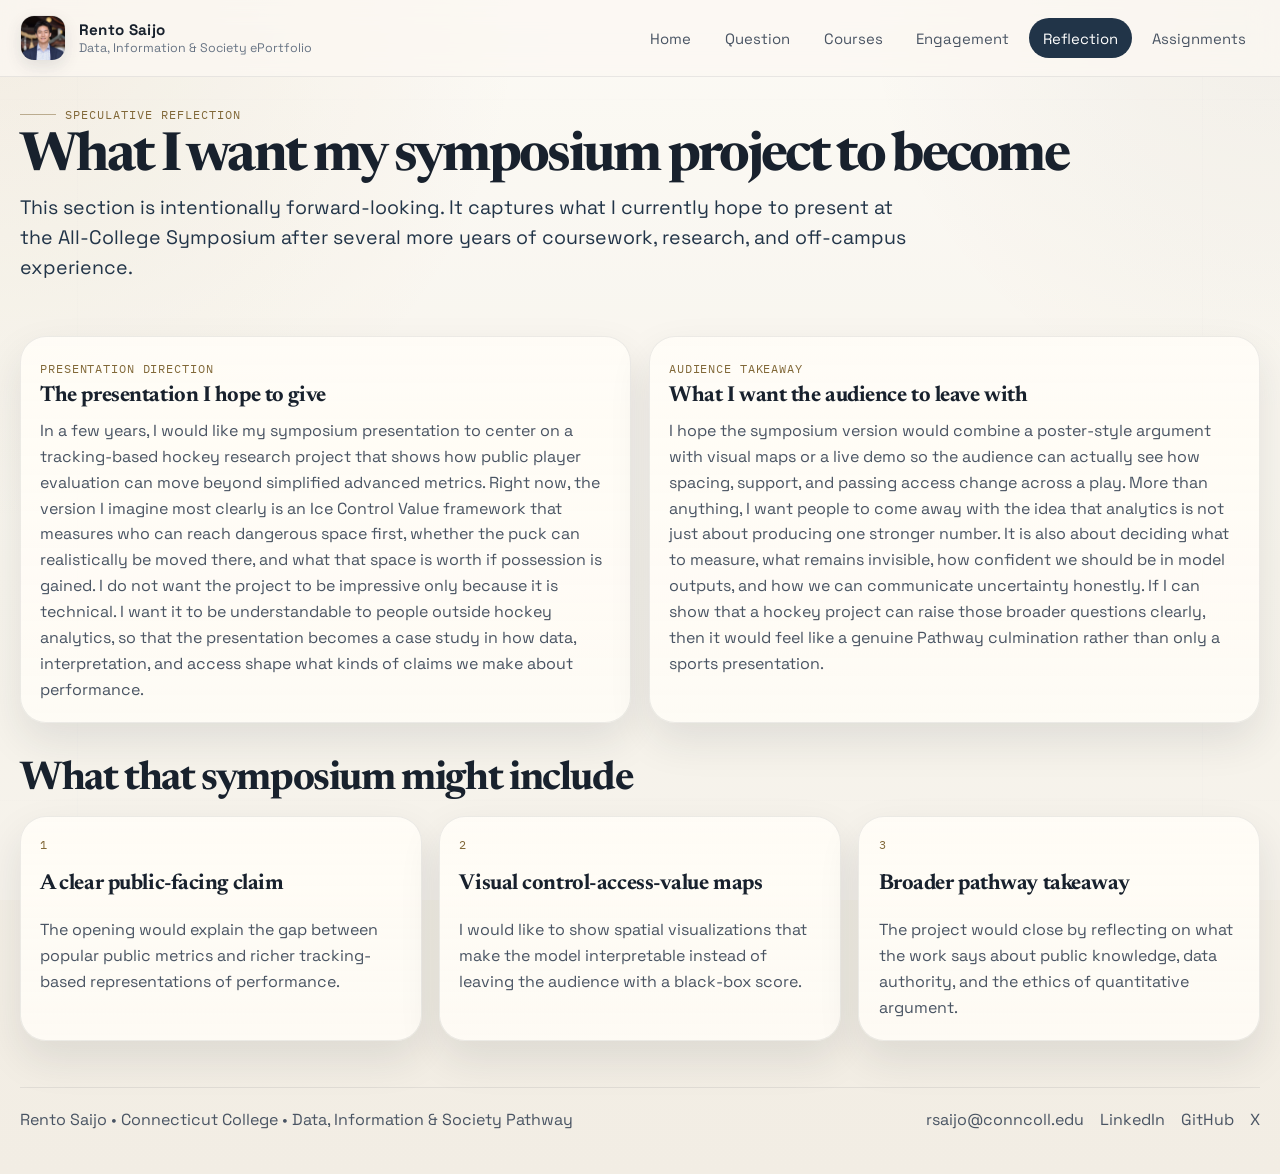
<file: reflection.html>
<!DOCTYPE html>
<html lang="en">
  <head>
    <meta charset="UTF-8" />
    <meta name="viewport" content="width=device-width, initial-scale=1.0" />
    <title>Reflection | Rento Saijo</title>
    <meta name="description" content="Senior reflection draft for Rento Saijo's Data, Information and Society ePortfolio." />
    <link rel="icon" type="image/png" href="assets/letter_raw.png" />
    <link rel="stylesheet" href="styles.css" />
    <script src="script.js" defer></script>
  </head>
  <body>
    <header class="site-header">
      <div class="shell">
        <a class="brand" href="index.html">
          <img class="brand-mark" src="assets/RentoSaijo_Background.jpeg" alt="Portrait of Rento Saijo" />
          <div class="brand-text">
            <p class="brand-title">Rento Saijo</p>
            <p class="brand-subtitle">Data, Information &amp; Society ePortfolio</p>
          </div>
        </a>
        <button class="nav-toggle" data-nav-toggle aria-expanded="false" aria-label="Open navigation">
          Menu
        </button>
        <nav class="site-nav" data-nav>
          <a href="index.html">Home</a>
          <a href="question.html">Question</a>
          <a href="courses.html">Courses</a>
          <a href="engagement.html">Engagement</a>
          <a class="active" href="reflection.html">Reflection</a>
          <a href="assignments.html">Assignments</a>
        </nav>
      </div>
    </header>

    <main class="shell">
      <section class="content-hero">
        <div>
          <div class="eyebrow">Speculative Reflection</div>
          <h1>What I want my symposium project to become</h1>
          <p class="subhead">
            This section is intentionally forward-looking. It captures what I currently hope to present at the All-College
            Symposium after several more years of coursework, research, and off-campus experience.
          </p>
        </div>
      </section>

      <section class="grid-two section">
        <article class="feature-card">
          <span class="kicker">Presentation direction</span>
          <h3>The presentation I hope to give</h3>
          <p>
            In a few years, I would like my symposium presentation to center on a tracking-based hockey research project that
            shows how public player evaluation can move beyond simplified advanced metrics. Right now, the version I imagine most
            clearly is an Ice Control Value framework that measures who can reach dangerous space first, whether the puck can
            realistically be moved there, and what that space is worth if possession is gained. I do not want the project to be
            impressive only because it is technical. I want it to be understandable to people outside hockey analytics, so that
            the presentation becomes a case study in how data, interpretation, and access shape what kinds of claims we make about
            performance.
          </p>
        </article>

        <article class="feature-card">
          <span class="kicker">Audience takeaway</span>
          <h3>What I want the audience to leave with</h3>
          <p>
            I hope the symposium version would combine a poster-style argument with visual maps or a live demo so the audience can
            actually see how spacing, support, and passing access change across a play. More than anything, I want people to come
            away with the idea that analytics is not just about producing one stronger number. It is also about deciding what to
            measure, what remains invisible, how confident we should be in model outputs, and how we can communicate uncertainty
            honestly. If I can show that a hockey project can raise those broader questions clearly, then it would feel like a
            genuine Pathway culmination rather than only a sports presentation.
          </p>
        </article>
      </section>

      <section class="section">
        <div class="section-heading">
          <h2>What that symposium might include</h2>
          <p>I expect the final form to evolve, but this is the structure I can imagine right now.</p>
        </div>
        <div class="timeline-grid">
          <article class="timeline-card">
            <span class="kicker">1</span>
            <h3>A clear public-facing claim</h3>
            <p>
              The opening would explain the gap between popular public metrics and richer tracking-based representations of
              performance.
            </p>
          </article>
          <article class="timeline-card">
            <span class="kicker">2</span>
            <h3>Visual control-access-value maps</h3>
            <p>
              I would like to show spatial visualizations that make the model interpretable instead of leaving the audience with a
              black-box score.
            </p>
          </article>
          <article class="timeline-card">
            <span class="kicker">3</span>
            <h3>Broader pathway takeaway</h3>
            <p>
              The project would close by reflecting on what the work says about public knowledge, data authority, and the ethics
              of quantitative argument.
            </p>
          </article>
        </div>
      </section>

      <footer class="footer">
        <div class="footer-inner">
          <p>Rento Saijo • Connecticut College • Data, Information &amp; Society Pathway</p>
          <div class="footer-links">
            <a href="mailto:rsaijo@conncoll.edu">rsaijo@conncoll.edu</a>
            <a href="https://www.linkedin.com/in/rentosaijo/" target="_blank" rel="noopener noreferrer">LinkedIn</a>
            <a href="https://github.com/RentoSaijo" target="_blank" rel="noopener noreferrer">GitHub</a>
            <a href="https://x.com/RentoSaijo" target="_blank" rel="noopener noreferrer">X</a>
          </div>
        </div>
      </footer>
    </main>
  </body>
</html>
</file>
<file: styles.css>
@import url("https://fonts.googleapis.com/css2?family=Newsreader:opsz,wght@6..72,500;6..72,700&family=IBM+Plex+Mono:wght@400;500&family=Space+Grotesk:wght@400;500;700&display=swap");

:root {
  --bg: #f5f1e7;
  --bg-soft: #ece5d6;
  --surface: rgba(255, 252, 246, 0.82);
  --surface-strong: rgba(255, 252, 246, 0.95);
  --surface-warm: #f1ebdf;
  --ink: #18212d;
  --ink-soft: #495463;
  --ink-muted: #697585;
  --line: rgba(24, 33, 45, 0.1);
  --line-strong: rgba(24, 33, 45, 0.18);
  --accent: #b59b67;
  --accent-deep: #816838;
  --accent-soft: rgba(181, 155, 103, 0.16);
  --navy: #213448;
  --navy-soft: #2f455b;
  --shadow: 0 18px 42px rgba(31, 37, 46, 0.1);
  --radius-lg: 26px;
  --radius-md: 18px;
  --radius-sm: 14px;
  --container: min(1240px, calc(100vw - 2rem));
}

* {
  box-sizing: border-box;
}

html {
  scroll-behavior: smooth;
}

body {
  margin: 0;
  min-height: 100vh;
  position: relative;
  color: var(--ink);
  font-family: "Space Grotesk", "Avenir Next", sans-serif;
  background:
    radial-gradient(circle at top left, rgba(181, 155, 103, 0.16), transparent 30%),
    radial-gradient(circle at top right, rgba(91, 76, 47, 0.08), transparent 24%),
    linear-gradient(180deg, #fbf8f2 0%, var(--bg) 48%, #f2ede4 100%);
}

body::before {
  content: "";
  position: fixed;
  inset: 0;
  z-index: -1;
  pointer-events: none;
  opacity: 0.55;
  background:
    linear-gradient(rgba(255, 255, 255, 0.42), rgba(255, 255, 255, 0.42)),
    linear-gradient(90deg, transparent 0 6%, rgba(33, 52, 72, 0.03) 6% 6.1%, transparent 6.1% 93.9%, rgba(33, 52, 72, 0.03) 93.9% 94%, transparent 94%),
    linear-gradient(transparent 0 11%, rgba(33, 52, 72, 0.025) 11% 11.12%, transparent 11.12% 88.88%, rgba(33, 52, 72, 0.025) 88.88% 89%, transparent 89%);
}

a {
  color: inherit;
  text-decoration: none;
}

img {
  display: block;
  max-width: 100%;
}

p {
  margin: 0;
}

p + p {
  margin-top: 0.8rem;
}

.shell {
  width: var(--container);
  margin: 0 auto;
}

.site-header {
  position: sticky;
  top: 0;
  z-index: 20;
  backdrop-filter: blur(14px);
  background: rgba(251, 248, 242, 0.76);
  border-bottom: 1px solid rgba(24, 33, 45, 0.08);
}

.site-header .shell {
  display: flex;
  align-items: center;
  justify-content: space-between;
  gap: 1rem;
  min-height: 76px;
}

.brand {
  display: flex;
  align-items: center;
  gap: 0.8rem;
  min-width: 0;
}

.brand-mark {
  width: 46px;
  height: 46px;
  object-fit: cover;
  object-position: center top;
  border-radius: 14px;
  border: 1px solid rgba(24, 33, 45, 0.08);
  box-shadow: 0 6px 16px rgba(24, 33, 45, 0.1);
}

.brand-title {
  margin: 0;
  font-size: 0.95rem;
  font-weight: 700;
  letter-spacing: 0.02em;
}

.brand-subtitle {
  margin: 0.12rem 0 0;
  color: var(--ink-muted);
  font-size: 0.78rem;
}

.nav-toggle {
  display: none;
  border: 1px solid var(--line-strong);
  background: var(--surface-strong);
  color: var(--ink);
  border-radius: 999px;
  padding: 0.55rem 0.9rem;
  font: inherit;
}

.site-nav {
  display: flex;
  align-items: center;
  gap: 0.35rem;
  flex-wrap: wrap;
  justify-content: flex-end;
}

.site-nav a {
  padding: 0.68rem 0.88rem;
  border-radius: 999px;
  color: var(--ink-soft);
  font-size: 0.93rem;
  transition: background-color 140ms ease, color 140ms ease, transform 140ms ease;
}

.site-nav a:hover,
.site-nav a:focus-visible {
  background: rgba(33, 52, 72, 0.07);
  color: var(--ink);
  transform: translateY(-1px);
}

.site-nav a.active {
  background: var(--navy);
  color: white;
}

main {
  padding: 1.15rem 0 2.75rem;
}

.page-hero,
.content-hero {
  display: grid;
  align-items: start;
  gap: 1.5rem;
}

.page-hero {
  grid-template-columns: minmax(0, 1.22fr) minmax(320px, 0.78fr);
  gap: 1.1rem;
}

.content-hero {
  padding-top: 0.2rem;
}

.eyebrow {
  display: inline-flex;
  align-items: center;
  gap: 0.55rem;
  margin-bottom: 0.65rem;
  color: var(--accent-deep);
  font-family: "IBM Plex Mono", monospace;
  font-size: 0.78rem;
  letter-spacing: 0.08em;
  text-transform: uppercase;
}

.eyebrow::before {
  content: "";
  width: 2.25rem;
  height: 1px;
  background: currentColor;
  opacity: 0.5;
}

.hero-copy h1,
.content-hero h1,
.section-heading h2,
.project-card h3,
.course-card h3,
.assignment-card h3,
.detail-card h3,
.timeline-card h3,
.feature-card h3,
.note-card h3 {
  font-family: "Newsreader", Georgia, serif;
}

.hero-copy h1 {
  margin: 0 0 0.55rem;
  font-size: clamp(3.1rem, 5.8vw, 4.95rem);
  line-height: 0.94;
  letter-spacing: -0.045em;
}

.content-hero h1 {
  margin: 0 0 0.55rem;
  max-width: none;
  font-size: clamp(2.35rem, 4.2vw, 3.55rem);
  line-height: 0.96;
  letter-spacing: -0.05em;
}

.hero-copy .subhead,
.content-hero .subhead {
  margin: 0 0 0.9rem;
  max-width: 56rem;
  color: var(--navy);
  font-size: clamp(1rem, 1.85vw, 1.22rem);
  line-height: 1.55;
}

.hero-copy p,
.content-hero p,
.feature-card p,
.course-card p,
.assignment-card p,
.detail-card p,
.timeline-card p,
.note-card p,
.section-heading p {
  color: var(--ink-soft);
  line-height: 1.62;
}

.button-row {
  display: flex;
  flex-wrap: wrap;
  gap: 0.75rem;
  margin-top: 1.05rem;
}

.button {
  display: inline-flex;
  align-items: center;
  justify-content: center;
  min-height: 46px;
  padding: 0.82rem 1.02rem;
  border: 1px solid transparent;
  border-radius: 999px;
  font-weight: 700;
  transition: transform 140ms ease, box-shadow 140ms ease, background-color 140ms ease;
}

.button:hover,
.button:focus-visible {
  transform: translateY(-1px);
}

.button-primary {
  background: linear-gradient(135deg, var(--navy), var(--navy-soft));
  color: white;
  box-shadow: 0 12px 26px rgba(33, 52, 72, 0.18);
}

.button-secondary {
  background: var(--surface-strong);
  border-color: rgba(24, 33, 45, 0.12);
}

.button-ghost {
  background: transparent;
  border-color: rgba(24, 33, 45, 0.14);
}

.hero-visual {
  position: relative;
  max-width: 410px;
  width: 100%;
  justify-self: end;
}

.portrait-card,
.feature-card,
.project-card,
.course-card,
.assignment-card,
.detail-card,
.timeline-card,
.preview-card,
.note-card,
.question-panel {
  overflow: hidden;
  border-radius: var(--radius-lg);
  border: 1px solid rgba(24, 33, 45, 0.08);
  background: linear-gradient(180deg, rgba(255, 252, 246, 0.96), rgba(255, 252, 246, 0.88));
  box-shadow: var(--shadow);
}

.portrait-card {
  position: relative;
  padding: 1rem;
}

.portrait-card::before {
  content: "";
  position: absolute;
  inset: 0;
  background:
    radial-gradient(circle at 26% 18%, rgba(181, 155, 103, 0.28), transparent 24%),
    radial-gradient(circle at 75% 18%, rgba(33, 52, 72, 0.1), transparent 22%),
    linear-gradient(180deg, rgba(255, 255, 255, 0.06), transparent 72%);
  pointer-events: none;
}

.carousel {
  position: relative;
}

.carousel-slide {
  display: none;
}

.carousel-slide.is-active {
  display: block;
}

.portrait-frame {
  position: relative;
  min-height: 350px;
  overflow: hidden;
  border-radius: 22px;
  border: 1px solid rgba(24, 33, 45, 0.08);
  background:
    linear-gradient(180deg, rgba(250, 245, 238, 0.84), rgba(235, 228, 214, 0.54)),
    url("assets/letter_background.png") center/cover no-repeat;
}

.portrait-frame img {
  width: 100%;
  height: 100%;
  object-fit: cover;
  object-position: center;
}

.portrait-frame.photo img {
  object-position: center top;
}

.portrait-frame.nhl-post {
  background:
    linear-gradient(180deg, rgba(18, 20, 23, 0.05), rgba(18, 20, 23, 0.05)),
    #121417;
}

.carousel-caption {
  position: absolute;
  left: 1.15rem;
  right: 1.15rem;
  bottom: 1.15rem;
  padding: 0.95rem 1.05rem;
  border-radius: 18px;
  background: rgba(19, 25, 32, 0.86);
  color: rgba(255, 255, 255, 0.9);
  box-shadow: 0 18px 30px rgba(19, 25, 32, 0.22);
}

.carousel-caption strong,
.carousel-caption span {
  display: block;
}

.carousel-caption strong {
  font-family: "Newsreader", Georgia, serif;
  font-size: 1.28rem;
  line-height: 1.05;
}

.carousel-caption span {
  margin-top: 0.28rem;
  color: rgba(255, 255, 255, 0.72);
  line-height: 1.42;
}

.carousel-dots {
  display: flex;
  justify-content: center;
  gap: 0.55rem;
  padding-top: 0.85rem;
}

.carousel-dot {
  width: 11px;
  height: 11px;
  border: 0;
  border-radius: 999px;
  background: rgba(24, 33, 45, 0.16);
  cursor: pointer;
}

.carousel-dot.is-active {
  background: var(--accent);
  box-shadow: 0 0 0 5px rgba(181, 155, 103, 0.14);
}

.grid-two,
.card-grid,
.course-grid,
.assignment-grid,
.detail-grid,
.preview-grid,
.timeline-grid {
  display: grid;
  gap: 1.1rem;
}

.grid-two {
  grid-template-columns: repeat(2, minmax(0, 1fr));
  margin-top: 1.15rem;
}

.card-grid,
.course-grid,
.assignment-grid,
.timeline-grid {
  grid-template-columns: repeat(3, minmax(0, 1fr));
}

.assignment-grid.dat201-grid {
  grid-template-columns: repeat(2, minmax(0, 1fr));
}

.detail-grid,
.preview-grid {
  grid-template-columns: repeat(2, minmax(0, 1fr));
}

.section {
  margin-top: 2.4rem;
}

.section-heading {
  display: flex;
  flex-wrap: wrap;
  align-items: end;
  justify-content: space-between;
  gap: 0.75rem;
  margin-bottom: 0.95rem;
}

.section-heading h2 {
  margin: 0;
  font-size: clamp(1.95rem, 3.1vw, 2.9rem);
  line-height: 1;
  letter-spacing: -0.035em;
}

.section-heading p {
  display: none;
}

.feature-card,
.detail-card,
.timeline-card,
.course-card,
.assignment-card,
.project-card,
.preview-card,
.note-card,
.question-panel {
  padding: 1.2rem;
}

.feature-card h3,
.detail-card h3,
.timeline-card h3,
.course-card h3,
.assignment-card h3,
.project-card h3,
.note-card h3 {
  margin: 0 0 0.62rem;
  font-size: 1.36rem;
  line-height: 1.06;
  letter-spacing: -0.02em;
}

.feature-card .kicker,
.detail-card .kicker,
.course-card .kicker,
.assignment-card .kicker,
.timeline-card .kicker,
.preview-card .kicker,
.note-card .kicker {
  display: inline-block;
  margin-bottom: 0.58rem;
  color: var(--accent-deep);
  font-family: "IBM Plex Mono", monospace;
  font-size: 0.78rem;
  letter-spacing: 0.07em;
  text-transform: uppercase;
}

.project-card,
.course-card,
.assignment-card,
.detail-card,
.timeline-card {
  display: flex;
  flex-direction: column;
  gap: 0.7rem;
}

.project-visual {
  position: relative;
  min-height: 176px;
  overflow: hidden;
  border-radius: 20px;
  border: 1px solid rgba(24, 33, 45, 0.08);
  background:
    linear-gradient(135deg, rgba(181, 155, 103, 0.12), rgba(33, 52, 72, 0.06)),
    linear-gradient(180deg, rgba(255, 255, 255, 0.6), rgba(255, 255, 255, 0.85));
  display: flex;
  align-items: center;
  justify-content: center;
}

.project-visual img {
  width: 100%;
  height: 100%;
  object-fit: cover;
}

.project-visual.logo img {
  width: 112px;
  height: 112px;
  object-fit: contain;
}

.project-visual.slim-logo img {
  width: 132px;
  height: 132px;
  object-fit: contain;
  object-position: center;
  transform: none;
}

.project-visual.halo::before,
.project-visual.halo::after {
  content: "";
  position: absolute;
  border-radius: 999px;
  border: 1px solid rgba(181, 155, 103, 0.32);
}

.project-visual.halo::before {
  width: 172px;
  height: 172px;
}

.project-visual.halo::after {
  width: 110px;
  height: 110px;
  background:
    radial-gradient(circle at center, rgba(181, 155, 103, 0.18), rgba(181, 155, 103, 0.02) 68%, transparent 69%);
}

.project-visual.halo span {
  position: relative;
  z-index: 1;
  padding: 0.72rem 0.96rem;
  border-radius: 999px;
  background: rgba(24, 33, 45, 0.92);
  color: white;
  font-family: "IBM Plex Mono", monospace;
  font-size: 0.85rem;
}

.status-pill {
  display: inline-flex;
  align-items: center;
  padding: 0.48rem 0.85rem;
  border-radius: 999px;
  font-size: 0.84rem;
  font-weight: 600;
  background: rgba(33, 52, 72, 0.07);
  color: var(--navy);
}

.status-pill.current {
  background: rgba(181, 155, 103, 0.2);
  color: var(--accent-deep);
}

.status-pill.future {
  background: rgba(98, 88, 66, 0.12);
  color: #5f5337;
}

.course-number,
.assignment-card .course-number {
  color: var(--ink-muted);
  font-family: "IBM Plex Mono", monospace;
  font-size: 0.84rem;
  letter-spacing: 0.05em;
  text-transform: uppercase;
}

.project-links,
.assignment-links {
  display: flex;
  flex-wrap: wrap;
  gap: 0.8rem;
  margin-top: auto;
}

.text-link {
  display: inline-flex;
  align-items: center;
  gap: 0.4rem;
  color: var(--navy);
  font-weight: 700;
}

.text-link::after {
  content: "↗";
  font-size: 0.92em;
}

.desc-link {
  margin-top: auto;
}

.question-panel {
  padding: 1.35rem 1.45rem;
  border-left: 5px solid var(--accent);
  background:
    linear-gradient(180deg, rgba(255, 252, 246, 0.98), rgba(244, 238, 226, 0.94));
}

.question-panel p {
  max-width: none;
  color: var(--ink);
  font-family: "Newsreader", Georgia, serif;
  font-size: clamp(1.6rem, 2.55vw, 2.18rem);
  line-height: 1.24;
  letter-spacing: -0.025em;
}

.list {
  display: grid;
  gap: 0.65rem;
  list-style: none;
  margin: 0;
  padding: 0;
}

.list li {
  padding: 0.72rem 0 0.72rem 0.92rem;
  border-left: 2px solid rgba(181, 155, 103, 0.28);
  color: var(--ink-soft);
}

.preview-frame {
  width: 100%;
  height: 420px;
  border: 1px solid rgba(24, 33, 45, 0.12);
  border-radius: 18px;
  background: white;
}

.timeline {
  position: relative;
}

.timeline::before {
  content: "";
  position: absolute;
  top: 0;
  bottom: 0;
  left: 12px;
  width: 1px;
  background: rgba(24, 33, 45, 0.14);
}

.timeline-item {
  position: relative;
  padding-left: 2rem;
}

.timeline-item + .timeline-item {
  margin-top: 0.9rem;
}

.timeline-item::before {
  content: "";
  position: absolute;
  top: 0.38rem;
  left: 6px;
  width: 12px;
  height: 12px;
  border-radius: 999px;
  background: var(--accent);
  box-shadow: 0 0 0 5px rgba(181, 155, 103, 0.14);
}

.placeholder {
  border: 2px dashed rgba(24, 33, 45, 0.12);
  background: rgba(255, 252, 246, 0.62);
}

.footer {
  margin-top: 2.9rem;
  padding-top: 1.3rem;
  border-top: 1px solid rgba(24, 33, 45, 0.08);
  color: var(--ink-soft);
}

.footer-inner {
  display: flex;
  flex-wrap: wrap;
  align-items: center;
  justify-content: space-between;
  gap: 0.85rem;
}

.footer-links {
  display: flex;
  flex-wrap: wrap;
  gap: 1rem;
}

@media (max-width: 1080px) {
  .page-hero,
  .grid-two,
  .card-grid,
  .course-grid,
  .assignment-grid,
  .detail-grid,
  .preview-grid,
  .timeline-grid {
    grid-template-columns: 1fr;
  }

  .content-hero h1,
  .section-heading p,
  .hero-copy .subhead,
  .content-hero .subhead {
    max-width: 100%;
  }
}

@media (max-width: 760px) {
  .site-header .shell {
    min-height: 70px;
  }

  .nav-toggle {
    display: inline-flex;
  }

  .site-nav {
    position: absolute;
    top: calc(100% + 0.4rem);
    left: 1rem;
    right: 1rem;
    display: none;
    flex-direction: column;
    align-items: stretch;
    padding: 0.7rem;
    border-radius: 20px;
    background: rgba(255, 252, 246, 0.98);
    border: 1px solid rgba(24, 33, 45, 0.1);
    box-shadow: var(--shadow);
  }

  .site-nav.open {
    display: flex;
  }

  .site-nav a {
    padding: 0.82rem 0.92rem;
  }

  main {
    padding-top: 0.85rem;
  }

  .hero-copy h1,
  .content-hero h1 {
    max-width: none;
    font-size: clamp(2.35rem, 12vw, 3.6rem);
  }

  .portrait-frame {
    min-height: 360px;
  }

  .preview-frame {
    height: 290px;
  }

  .footer-inner {
    align-items: flex-start;
  }
}

@media (max-width: 520px) {
  .shell {
    width: min(100vw - 1rem, 100%);
  }

  .portrait-card,
  .feature-card,
  .project-card,
  .course-card,
  .assignment-card,
  .detail-card,
  .timeline-card,
  .preview-card,
  .note-card,
  .question-panel {
    border-radius: 22px;
  }

  .portrait-card,
  .feature-card,
  .project-card,
  .course-card,
  .assignment-card,
  .detail-card,
  .timeline-card,
  .preview-card,
  .note-card,
  .question-panel {
    padding: 1rem;
  }

  .carousel-caption {
    left: 0.85rem;
    right: 0.85rem;
    bottom: 0.85rem;
  }
}
</file>
